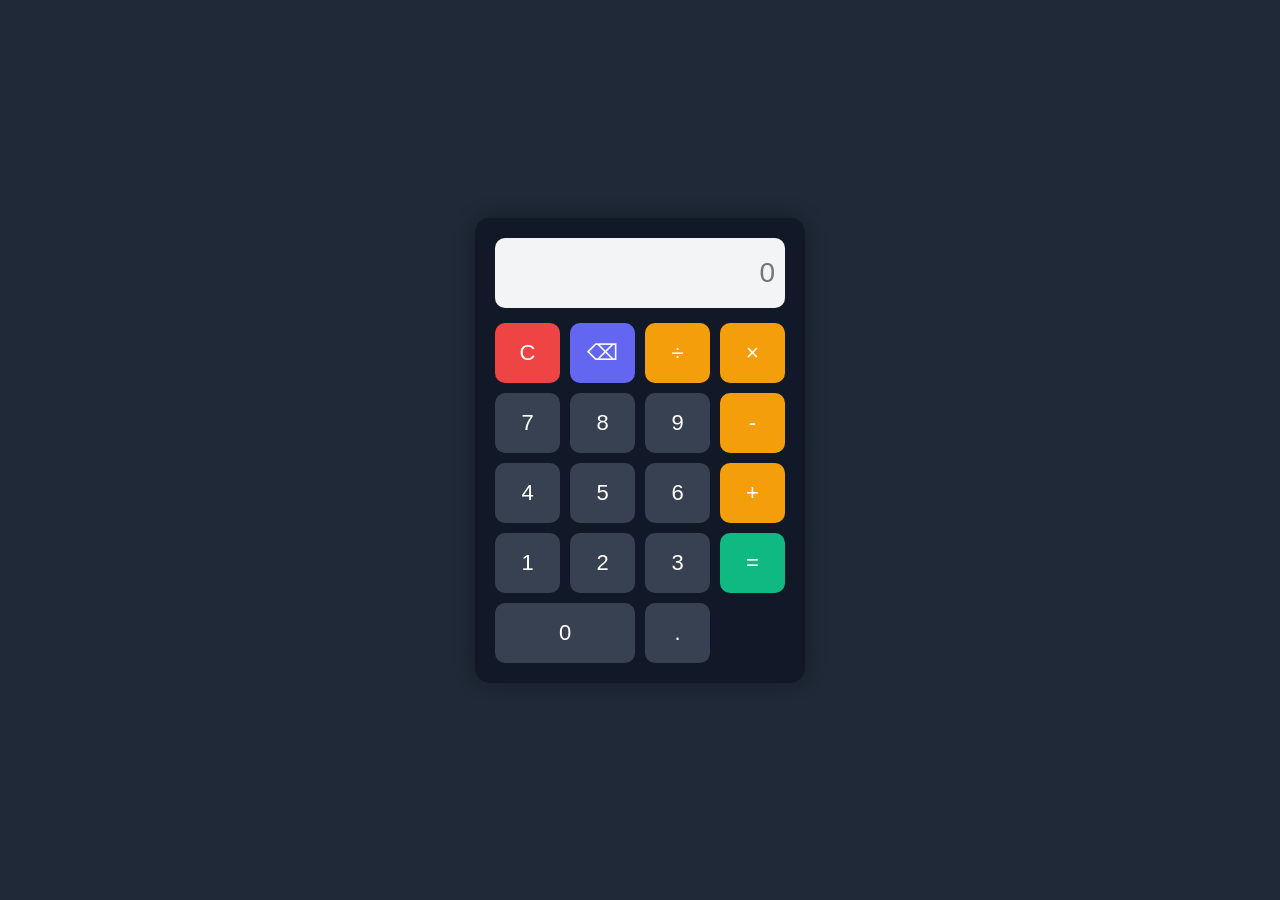
<file: WebDev-Task1-Calculator/index.html>
<!DOCTYPE html>
<html lang="en">
<head>
    <meta charset="UTF-8">
    <meta name="viewport" content="width=device-width, initial-scale=1.0">
    <title>Calculator</title>
    <link rel="stylesheet" href="style.css">
</head>
<body>

<div class="calculator">

    <input type="text" id="display" readonly placeholder="0">

    <div class="buttons">

        <button class="clear">C</button>
        <button class="delete">⌫</button>
        <button class="operator">÷</button>
        <button class="operator">×</button>

        <button class="number">7</button>
        <button class="number">8</button>
        <button class="number">9</button>
        <button class="operator">-</button>

        <button class="number">4</button>
        <button class="number">5</button>
        <button class="number">6</button>
        <button class="operator">+</button>

        <button class="number">1</button>
        <button class="number">2</button>
        <button class="number">3</button>
        <button class="equals">=</button>

        <button class="number zero">0</button>
        <button class="number">.</button>

    </div>

</div>

<script src="script.js"></script>

</body>
</html>
</file>
<file: WebDev-Task1-Calculator/style.css>
*{
    margin:0;
    padding:0;
    box-sizing:border-box;
    font-family:Arial, sans-serif;
}

body{
    height:100vh;
    display:flex;
    justify-content:center;
    align-items:center;
    background:#1f2937;
}

.calculator{
    background:#111827;
    padding:20px;
    border-radius:15px;
    width:330px;
    box-shadow:0 0 20px rgba(0,0,0,0.3);
}

#display{
    width:100%;
    height:70px;
    margin-bottom:15px;
    font-size:28px;
    text-align:right;
    padding:10px;
    border:none;
    border-radius:10px;
    background:#f3f4f6;
}

.buttons{
    display:grid;
    grid-template-columns:repeat(4,1fr);
    gap:10px;
}

button{
    height:60px;
    border:none;
    border-radius:10px;
    font-size:22px;
    cursor:pointer;
    transition:0.2s;
}

button:hover{
    transform:scale(1.05);
}

.number{
    background:#374151;
    color:white;
}

.operator{
    background:#f59e0b;
    color:white;
}

.clear{
    background:#ef4444;
    color:white;
}

.delete{
    background:#6366f1;
    color:white;
}

.equals{
    background:#10b981;
    color:white;
    grid-row:span 2;
}

.zero{
    grid-column:span 2;
}
</file>
